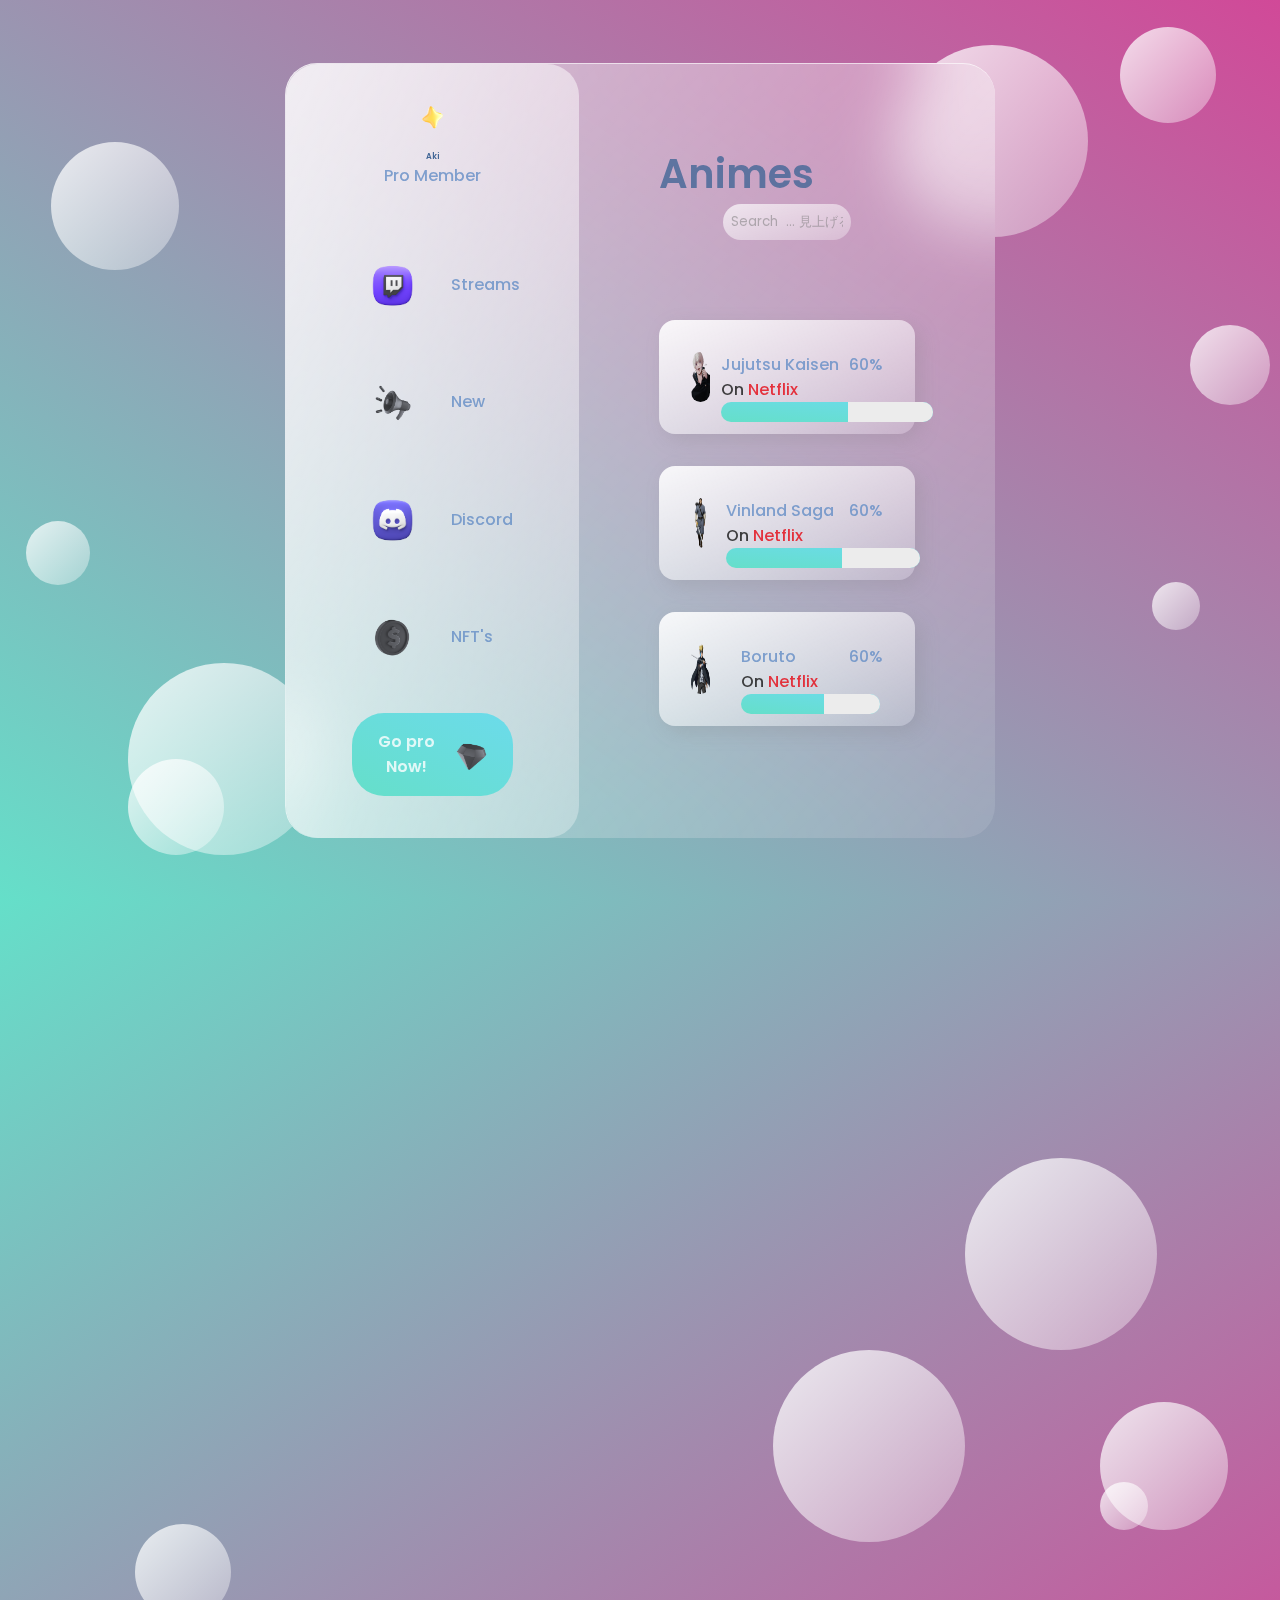
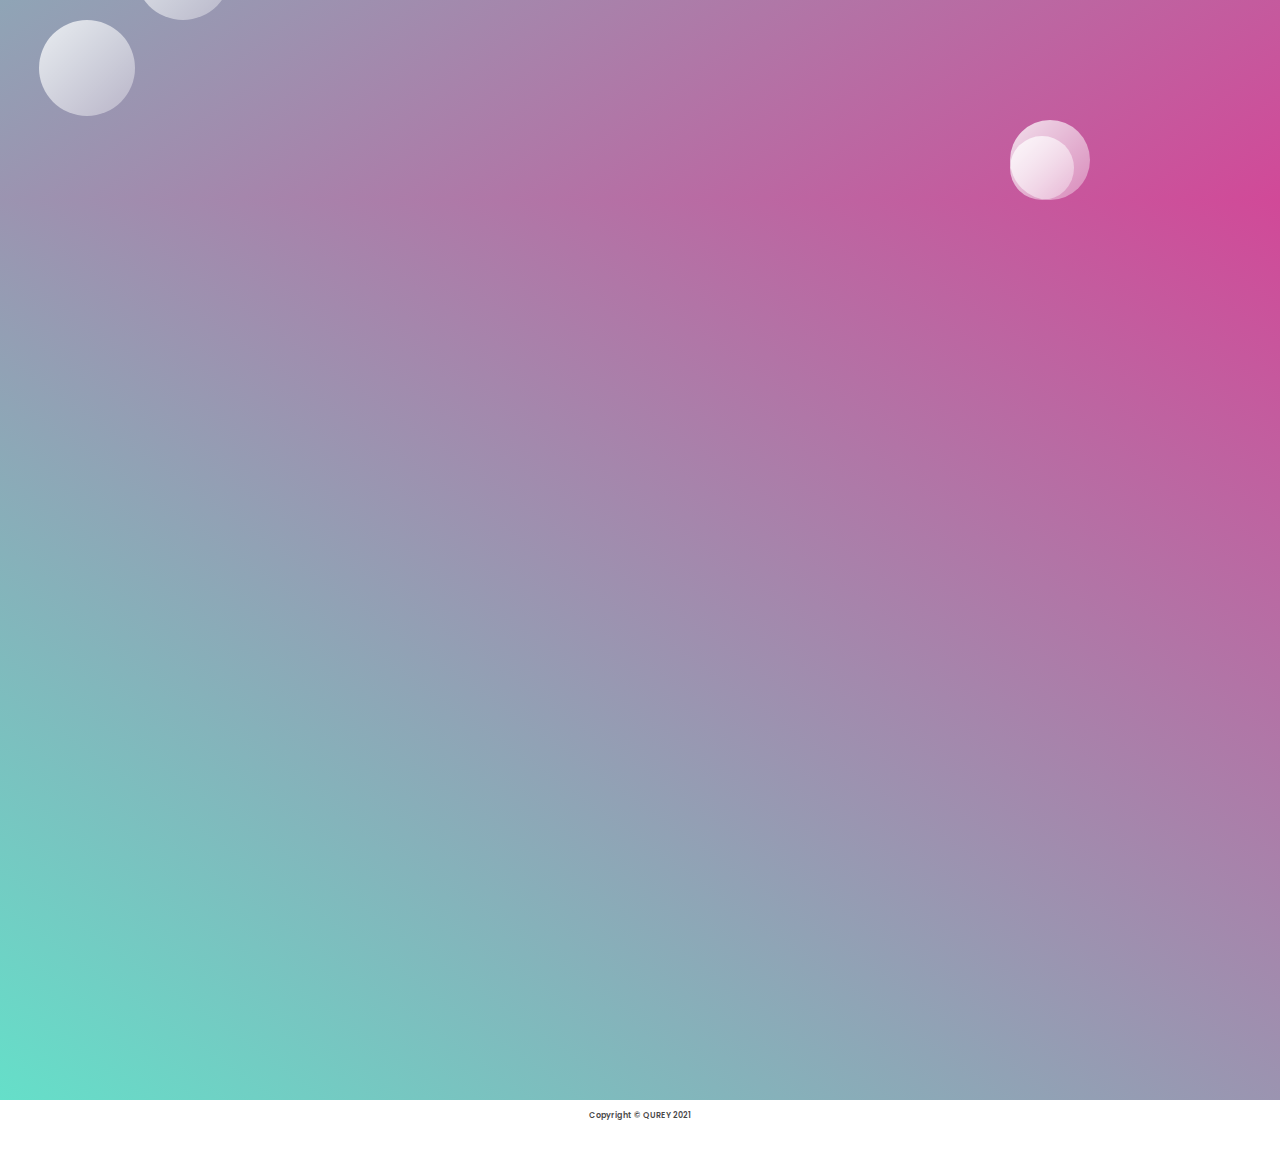
<file: index.html>
<!DOCTYPE html>
<html Lang="EN">
    <head>
        <meta charset="UTF-8" />
        <meta name="viewport" content="width=device-width, initial">
        <title>QUREY</title>
        <link rel="icon" href="/Dribbble-1.png" type="image/icon type">
        <link rel="stylesheet" href="/style.css">
        <link rel="preconnect" href="https://fonts.googleapis.com">
        <link rel="preconnect" href="https://fonts.gstatic.com" crossorigin>
        <link href="https://fonts.googleapis.com/css2?family=Poppins:wght@400;500;700&display=swap" rel="stylesheet">
    </head>
    <body>
        <main>
            <section class="glass">
                <div class="dashboard">
                    <div class="user">
                        <img src="/avatar.png" alt="">
                        <h3>Aki</h3>
                        <p>Pro Member</p>
                    </div>
                    <div class="links">
                        <div class="link">
                            <img src="/Twitch.png" alt="">
                            <h2>Streams</h2>
                        </div>
                        <div class="link">
                            <img src="/Megaphone 2.png" alt="">
                            <h2>New</h2>
                        </div>
                        <div class="link">
                            <img src="/Discord.png" alt="">
                            <h2>Discord</h2>
                        </div>
                        <div class="link">
                            <img src="/Coin.png" alt="">
                            <h2>NFT's</h2>
                        </div>
                     </div>
                     <div class="pro">
                         <h2>Go pro Now!</h2>
                         <img src="/Diamond 1.png" alt="">
                     </div>
                </div>
                <div class="animes">
                    <div class="status">
                        <h1>Animes</h1>
                        <input class="username01" type="text" placeholder="Search  ... 見上げる">
                    </div>
                    <div class="cards">
                        <div class="card">
                            <img src="/Jujutsu Kaisen.png" alt="">
                            <div class="card-info">
                                <h2>Jujutsu Kaisen</h2>
                                <p><span style="color:rgb(20, 20, 20)">On </span><span style="color:rgb(229, 9, 20)">Netflix</span></p>
                                <div class="progress"></div>
                            </div>
                        <h2 class="percentage">60%</h2>
                        </div>
                        <div class="card">
                            <img src="/vinland saga.png" alt="">
                            <div class="card-info">
                                <h2>Vinland Saga</h2>
                                <p><span style="color:rgb(20, 20, 20)">On </span><span style="color:rgb(229, 9, 20)">Netflix</span></p>
                                <div class="progress"></div>
                            </div>
                        <h2 class="percentage">60%</h2>
                        </div>
                        <div class="card">
                            <img src="/Daco_4332917.png" alt="">
                            <div class="card-info">
                                <h2>Boruto</h2>
                                <p><span style="color:rgb(20, 20, 20)">On </span><span style="color:rgb(229, 9, 20)">Netflix</span></p>
                                <div class="progress"></div>
                            </div>
                        <h2 class="percentage">60%</h2>
                        </div>
                </div>
                </div>
            </section>
        </main>
        <main>
            <div class="circles02">
            <div class="circle1"></div>
            <div class="circle2"></div>
            </div><div class="circles03">
            <div class="circle3"></div>
            <div class="circle4"></div>
            </div><div class="circles04">
            <div class="circle5"></div>
            <div class="circle6"></div>
            </div><div class="circles05">
            <div class="circle7"></div>
            <div class="circle8"></div>
             </div>
            <section class="glass reveal">
                <div class="animes">
                    <div class="status">
                        <h1>Mangas</h1>
                        <input class="username02" type="text" placeholder="Search  ... 見上げる">
                    </div>
                    <div class="cards">
                        <div class="card">
                            <img src="/naruto.png" alt="">
                            <div class="card-info">
                                <h2>Naruto</h2>
                                <p><span style="color:rgb(20, 20, 20)">On </span><span style="color:rgb(225, 153, 0)">Ama</span><span style="color:rgb(19, 26, 34)">zon</span></p>
                                <div class="progress"></div>
                            </div>
                        <h2 class="percentage">60%</h2>
                        </div>
                        <div class="card">
                            <img src="/hakul.png" alt="">
                            <div class="card-info">
                                <h2>Hakul</h2>
                                <p><span style="color:rgb(20, 20, 20)">On </span><span style="color:rgb(225, 153, 0)">Ama</span><span style="color:rgb(19, 26, 34)">zon</span></p>
                                <div class="progress"></div>
                            </div>
                        <h2 class="percentage">60%</h2>
                        </div>
                        <div class="card">
                            <img src="/ghoul.png" alt="">
                            <div class="card-info">
                                <h2>Tokyo Ghoul</h2>
                                <p><span style="color:rgb(20, 20, 20)">On </span><span style="color:rgb(225, 153, 0)">Ama</span><span style="color:rgb(19, 26, 34)">zon</span></p>
                                <div class="progress"></div>
                            </div>
                        <h2 class="percentage">60%</h2>
                        </div>
                </div>
                </div>
            </section>
        </main>
        <main>
            <section class="glass reveal">
                <div class="animes">
                    <div class="status">
                        <h1 class="signup">Sign Up</h1>
                        <input class="username" type="text" placeholder="E-mail ... Eメール">
                        <h3 class="h302">-OR-</h3><h3 class="h301">Log In</h3>
                    </div>
                </div>
            </section>
        </main>
        <h3 class="copyright"><span style="color:rgba(20, 20, 20, 0.8)">Copyright &copy; QUREY 2021</span></h3>
        <div class="circle1"></div>
        <div class="circle2"></div>
        <div class="circle3"></div>
        <div class="circle4"></div>
        <div class="circle5"></div>
        <div class="circle6"></div>
        <div class="circle7"></div>
        <div class="circle8"></div>

        <script type="text/javascript">
            window.addEventListener('scroll', reveal);
        
            function reveal(){
              var reveals = document.querySelectorAll('.reveal');
        
              for(var i = 0; i < reveals.length; i++){
        
                var windowheight = window.innerHeight;
                var revealtop = reveals[i].getBoundingClientRect().top;
                var revealpoint = 150;
        
                if(revealtop < windowheight - revealpoint){
                  reveals[i].classList.add('active');
                }
                else{
                  reveals[i].classList.remove('active');
                }
              }
            }
            </script>
            <script type="text/javascript" src="vanilla-tilt.js"></script>
            <script>
            VanillaTilt.init(document.querySelector(".glass"), {
		        max: 10,
		        speed: 100,
	        });
            </script>
    </body>
</html>
</file>
<file: style.css>
* {
margin: 0;
padding: 0;
box-sizing: border-box;
}

html {
    scroll-behavior: smooth;
}

::-webkit-scrollbar {
    display: none;
}

h1 {
    color: #426696;
    font-weight: 600;
    font-size: 2.5rem;
    opacity: 0.8;
}

h2, p {
    color: #658ec6;
    font-weight: 500;
    font-size: 1rem;
    opacity: 0.8;
}

h3 {
    color: #426696;
    font-weight: 600;
    font-size: 0.5rem;
    opacity: 1;
}
.h301 {
    text-align: center;
    opacity: 0.7;
    padding-top: 9px;
    transition: 0.7s ease-in-out;
}

.h302{
    text-align: center;
    position: relative;
    padding-top: 20px;
}

.h301:hover {
    transform: scale(3.5);
    transition-duration: 0.5s;
    cursor: pointer;
    background: -webkit-linear-gradient(#65dfc9, #d14998);
    -webkit-background-clip: text;
    background-clip: text;
    -webkit-text-fill-color: transparent;
}

main{
min-height: 100vh;
background: linear-gradient(to right top, #65dfc9, #d14998);
display: flex;
align-items: center;
justify-content: center;
font-family: "Poppins", sans-serif;
padding: 3rem;
}

main:nth-child(2){
    min-height: 100vh;
    background: linear-gradient(to right bottom, #65dfc9, #d14998);
    display: flex;
    align-items: center;
    justify-content: center;
    font-family: "Poppins", sans-serif;
    }

.glass {
background: white;
min-height: 80vh;
width: 60%;
background: linear-gradient(to right bottom, rgba(255,255,255,0.5), rgba(255,255,255,0.1));
border-radius: 2rem;
z-index: 2;
backdrop-filter: blur(2rem);
display: flex;
border-top: 1px solid rgba(255, 255, 255, 0.7);
border-left: 1px solid rgba(255, 255, 255, 0.7);
}

.circle1, .circle2 {
background: white;
background: linear-gradient(to right bottom, rgba(255,255,255,0.8), rgba(255,255,255,0.3));
height: 12rem;
width: 12rem;
position: absolute;
border-radius: 50%;
}

.circle1 {
top: 5%;
right: 15%;
transition: 0.7s ease-in-out;
}

.circle2 {
bottom: 5%;
left: 10%;
transition: 0.7s ease-in-out;
}

.circle3 {
 background: white;
background: linear-gradient(to right bottom, rgba(255,255,255,0.8), rgba(255,255,255,0.3));
height: 6rem;
width: 6rem;
position: absolute;
border-radius: 50%;
top: 3%;
right: 5%;
transition: 0.7s ease-in-out;
    }
    
.circle4 {
background: white;
background: linear-gradient(to right bottom, rgba(255,255,255,0.8), rgba(255,255,255,0.3));
height: 6rem;
width: 6rem;
position: absolute;
border-radius: 50%;
bottom: 5%;
left: 10%;
transition: 0.7s ease-in-out;
    }

.circle5 {
background: white;
background: linear-gradient(to right bottom, rgba(255,255,255,0.8), rgba(255,255,255,0.3));
height: 8rem;
width: 8rem;
position: absolute;
border-radius: 50%;
bottom: 70%;
left: 4%;
transition: 0.7s ease-in-out;
    }

.circle6 {
background: white;
background: linear-gradient(to right bottom, rgba(255,255,255,0.8), rgba(255,255,255,0.3));
height: 3rem;
width: 3rem;
position: absolute;
border-radius: 50%;
bottom: 30%;
left: 90%;
transition: 0.7s ease-in-out;
    }

.circle7 {
background: white;
background: linear-gradient(to right bottom, rgba(255,255,255,0.8), rgba(255,255,255,0.3));
height: 5rem;
width: 5rem;
position: absolute;
border-radius: 50%;
bottom: 55%;
left: 93%;
transition: 0.7s ease-in-out;
    }

.circle8 {
background: white;
background: linear-gradient(to right bottom, rgba(255,255,255,0.8), rgba(255,255,255,0.3));
height: 4rem;
width: 4rem;
position: absolute;
border-radius: 50%;
bottom: 35%;
left: 2%;
transition: 0.7s ease-in-out;
    }

.circles02 {
    position: absolute;
    right: 35vh;
}

.circles03 {
    position: absolute;
    left: 15vh;
    top: 180vh;
}

.circles04 {
    position: absolute;
    right: 20vh;
    top: 170vh;
}

.circles05 {
    position: absolute;
    right: 30vh;
    top: 200vh;
}


.circle1:hover {
    transform: scale(1.5);
    transition-duration: 0.7s;
}

.circle2:hover {
    transform: scale(1.5);
    transition-duration: 0.7s; 
}

.circle3:hover {
    transform: scale(1.5);
    transition-duration: 0.7s; 
    }
    
.circle4:hover {
    transform: scale(1.5);
    transition-duration: 0.7s; 
    }

.circle5:hover {
    transform: scale(1.5);
    transition-duration: 0.7s; 
    }

.circle6:hover {
    transform: scale(1.5);
    transition-duration: 0.7s; 
    }

.circle7:hover {
    transform: scale(1.5);
    transition-duration: 0.7s; 
    }

.circle8:hover {
    transform: scale(1.5);
    transition-duration: 0.7s; 
    }

.dashboard {
    flex: 1;
    display: flex;
    flex-direction: column;
    align-items: center;
    justify-content: space-evenly;
    text-align: center;
    background: linear-gradient(to right bottom, rgba(255,255,255,0.7 ), rgba(255,255,255,0.3));
    border-radius: 2rem;
}

.link {
    display: flex;
    margin: 2rem 0rem;
    padding: 1rem 5rem;
    align-items: center;
    transition: 0.7s ease-in-out;
}

.link:hover {
    background: rgba(19, 17, 17, 0.767);
    border-radius: 0.8rem;
    transform: scale(1.5);
    transition-duration: 0.7s;
}

.link h2:hover {
    color: white;
    transition-duration: 1s;
}

.card:hover {
    background: rgba(255, 255, 255, 0.397);
    border-radius: 0.8rem;
    transition-duration: 0.8s;
    transform: scale(1.5);
}

.pro:hover {
    background: rgb(0, 183, 255);
    transition-duration: 0.8s;
}

.link h2 {
    padding: 0rem 2rem;
}

.animes {
    flex: 2;
}

.pro {
    background: linear-gradient(to right top, #65dfc9, #6cdbeb);
    border-radius: 2rem;
    color: white;
    padding: 1rem;
    display: flex;
    position: relative;
    max-width:55%;
    height:auto;
    bottom: 20px;
    transition: 0.8s ease-in-out;
}

.pro h2{
    width: 100%;
    color: white;
    font-weight: 600;
}

.pro img {
    max-width:40%;
    height:auto;
    position: relative;
}

.card img {
    max-width:10%;
    height:auto;
    border-radius: 1rem;
}

.link img {
    max-width:40%;
    height:auto;
}

.user img {
    max-width:20%;
    height:auto;
}

/*ANIMES */

.status {
    margin-bottom: 3rem;
}

input {
    font-family: "Poppins", sans-serif;
}

.status input {
    background: linear-gradient(to right bottom, rgba(255,255,255,0.7 ), rgba(255,255,255,0.3));
    border: none;
    width: 50%;
    padding: 0.5rem;
    border-radius: 2rem;
    font-family: "Poppins", sans-serif;
}

input:focus {
    outline:none;
}
input::placeholder {
    opacity: 0.5;
}

input:hover {
    background: rgba(255, 255, 255, 0.767);
    border-radius: 2rem;
    transition-duration: 0.5s;
}

.animes {
    display: flex;
    flex-direction: column;
    justify-content: space-evenly;
    margin: 5rem;
}

.card {
    display: flex;
    background: linear-gradient(to left top, rgba(255,255,255,0.2), rgba(255,255,255,0.9));
    border-radius: 1rem;
    margin: 2rem 0rem;
    padding: 2rem;
    box-shadow: 6px 6px 20px rgba(122,122,122,0.2);
    justify-content: space-between;
    transition: 0.7s ease-in-out;
}

.progress {
   background: linear-gradient(to right top, #65dfc9, #6cdbeb);
   height: 40%;
   width: 180%;
   border-radius: 1rem;
   position: relative;
   overflow: hidden;
}

.progress::after {
    content: "";
    width: 100%;
    height: 100%;
    background: rgb(236,236,236);
    position: absolute;
    left: 60%;
}

.reveal{
    position: relative;
    transform: translateY(150px);
    opacity: 0;
    transition: all 2s ease;
  }
  
  .reveal.active{
    transform: translateY(0px);
    opacity: 1;
  }

.signup {
    text-align: center;
    padding-bottom: 1rem;
    background: -webkit-linear-gradient(#65dfc9, #d14998);
    -webkit-background-clip: text;
            background-clip: text;
    -webkit-text-fill-color: transparent;
    transition-delay: 0.7s;
}

.signup:hover {
    background: -webkit-linear-gradient(#d14998, #65dfc9);
    -webkit-background-clip: text;
    background-clip: text;
    -webkit-text-fill-color: transparent;
    transition-duration: 0.7s ease-in-out;
}

.username {
    display: block;
    margin : 0 auto;
    transition-duration: 0.8s;
    z-index: 3;
}

.username:hover {
    transform: scale(1.5);
    transition-duration: 0.7s;
}

.username01 {
    display: block;
    margin : 0 auto;
    transition-duration: 0.8s;
    z-index: 3;
}

.username01:hover {
    transform: scale(1.5);
    transition-duration: 0.7s;
}

.username02 {
    display: block;
    margin : 0 auto;
    transition-duration: 0.8s;
    z-index: 3;
}

.username02:hover {
    transform: scale(1.5);
    transition-duration: 0.7s;
}


.copyright {
    position: relative;
    text-align: center;
    font-family: "Poppins", sans-serif;
    padding-top: 10px;
    padding-bottom: 10px;
    background: linear-gradient(to right bottom, white);
}

@media print {
    main {page-break-after: always;}
  }
</file>
